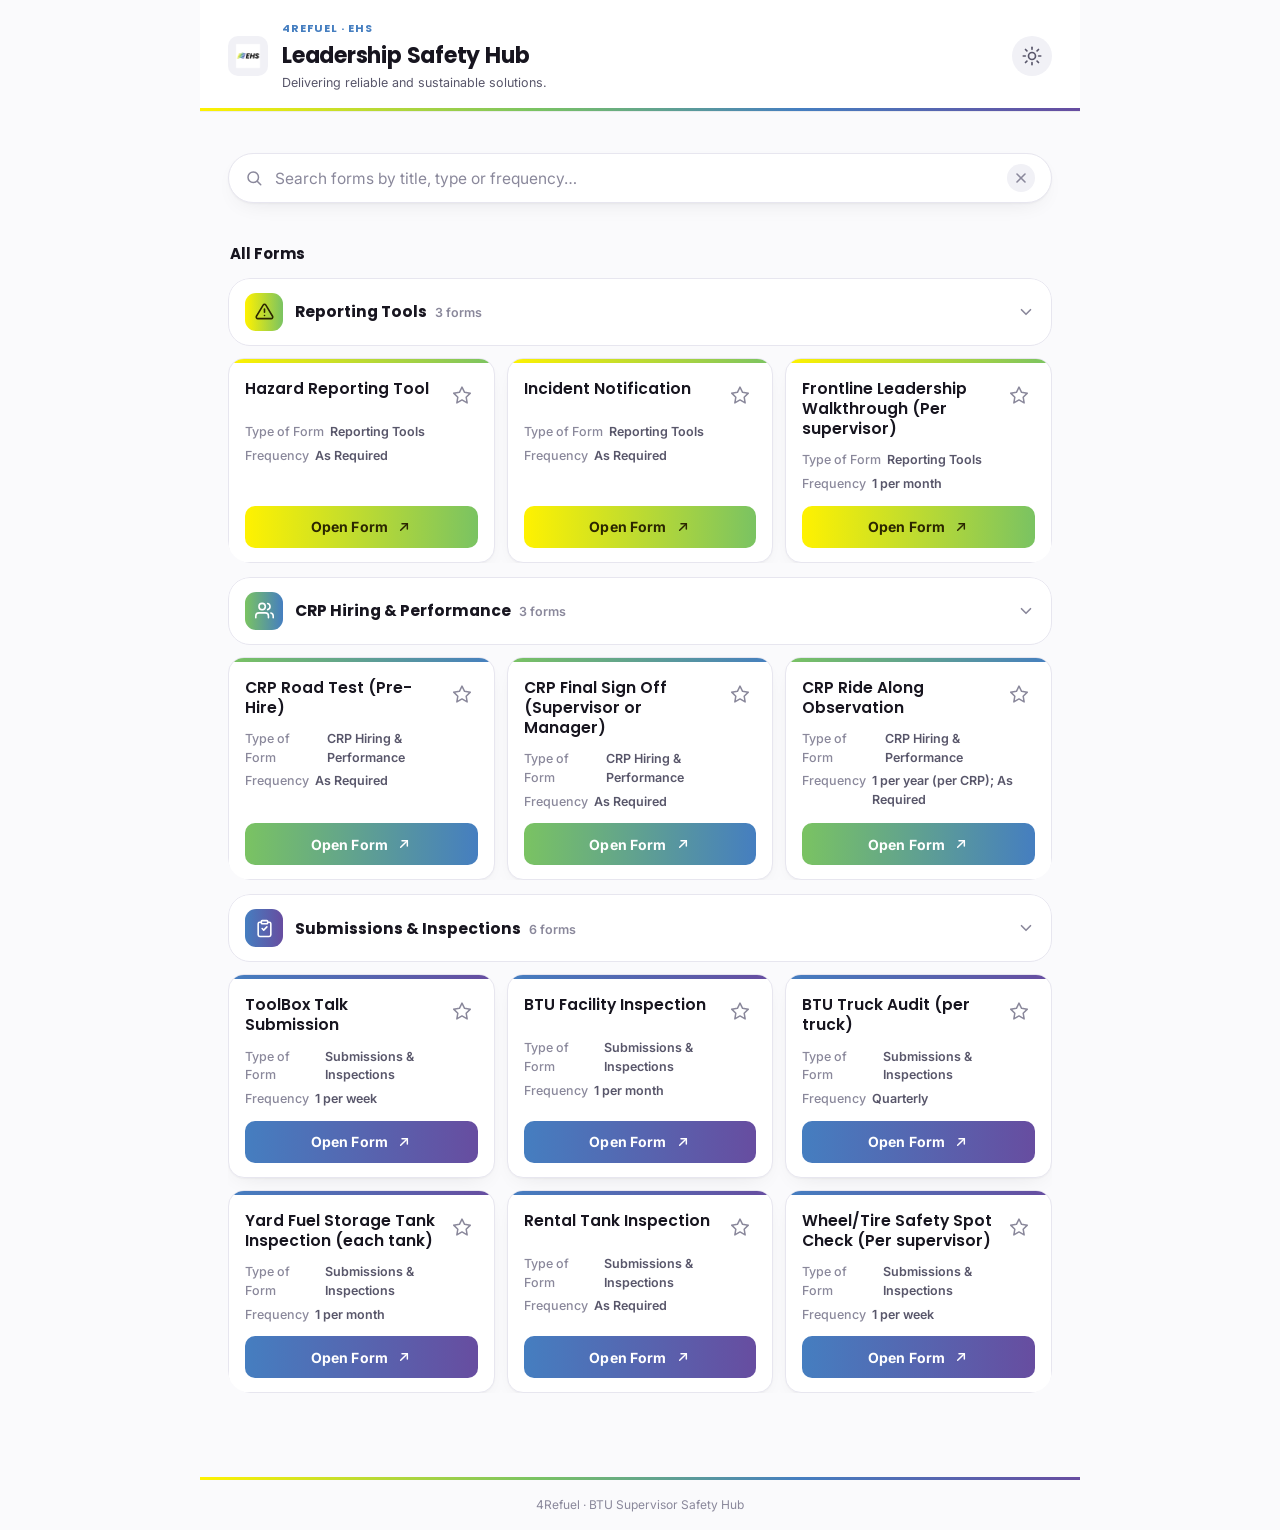
<file: index.html>
<!DOCTYPE html>
<html lang="en">
<head>
<meta charset="UTF-8">
<meta name="viewport" content="width=device-width, initial-scale=1, viewport-fit=cover">
<title>BTU Supervisor Safety Hub</title>
<meta name="description" content="4Refuel BTU Supervisor Safety Hub — one-tap access to EHS forms for supervisors.">

<!-- Theme colors: light uses white, dark uses charcoal. Updated dynamically by app.js too. -->
<meta name="theme-color" content="#FFFFFF" media="(prefers-color-scheme: light)">
<meta name="theme-color" content="#141221" media="(prefers-color-scheme: dark)">

<!-- PWA manifest -->
<link rel="manifest" href="manifest.json">

<!-- iOS PWA support -->
<link rel="apple-touch-icon" href="icon-192.png">
<meta name="apple-mobile-web-app-capable" content="yes">
<meta name="apple-mobile-web-app-status-bar-style" content="black-translucent">
<meta name="apple-mobile-web-app-title" content="BTU Safety Hub">

<link rel="icon" href="icon-192.png" type="image/png">

<!--
  FONTS
  Brand spec calls for Poppins (headings) and Gilmer (body).
  Gilmer is a licensed commercial font not available on Google Fonts, so it is NOT
  loaded from a public CDN here (that would silently fail / cause a flash of
  missing font). Instead:
    1. Poppins is loaded from Google Fonts (open license, safe to hotlink).
    2. Gilmer is referenced by name in styles.css. If your organization has
       licensed Gilmer webfont files, drop them into /fonts and uncomment the
       @font-face block at the top of styles.css. Until then, the CSS fallback
       stack (Inter, Segoe UI, Arial) is used automatically — the app still
       looks correct, it just won't be pixel-identical to Gilmer.
-->
<link rel="preconnect" href="https://fonts.googleapis.com">
<link rel="preconnect" href="https://fonts.gstatic.com" crossorigin>
<link href="https://fonts.googleapis.com/css2?family=Poppins:wght@500;600;700;800&family=Inter:wght@400;500;600;700&display=swap" rel="stylesheet">

<link rel="stylesheet" href="styles.css">
</head>
<body>

<!-- Skip link for keyboard / screen reader users -->
<a class="skip-link" href="#main-content">Skip to content</a>

<div class="app-shell">

  <!-- ============================= HEADER ============================= -->
  <header class="app-header" role="banner">
    <div class="header-inner">
      <div class="header-brand">
        <div class="brand-mark" aria-hidden="true">
          <img src="logo.png" alt="" class="brand-mark-image">
        </div>
        <div class="brand-text">
          <p class="brand-eyebrow" id="brand-eyebrow">4Refuel · BTU</p>
          <h1 class="brand-title" id="brand-title">Supervisor Safety Hub</h1>
          <p class="brand-tagline" id="brand-tagline">Delivering reliable and sustainable solutions.</p>
        </div>
      </div>

      <div class="header-actions">
        <button id="theme-toggle" class="icon-btn" type="button" aria-pressed="false" aria-label="Switch to dark mode">
          <svg class="icon-sun" width="20" height="20" viewBox="0 0 24 24" fill="none" stroke="currentColor" stroke-width="2" stroke-linecap="round" stroke-linejoin="round" aria-hidden="true">
            <circle cx="12" cy="12" r="4.2"></circle>
            <line x1="12" y1="1.5" x2="12" y2="4"></line>
            <line x1="12" y1="20" x2="12" y2="22.5"></line>
            <line x1="4.2" y1="4.2" x2="5.9" y2="5.9"></line>
            <line x1="18.1" y1="18.1" x2="19.8" y2="19.8"></line>
            <line x1="1.5" y1="12" x2="4" y2="12"></line>
            <line x1="20" y1="12" x2="22.5" y2="12"></line>
            <line x1="4.2" y1="19.8" x2="5.9" y2="18.1"></line>
            <line x1="18.1" y1="5.9" x2="19.8" y2="4.2"></line>
          </svg>
          <svg class="icon-moon" width="20" height="20" viewBox="0 0 24 24" fill="none" stroke="currentColor" stroke-width="2" stroke-linecap="round" stroke-linejoin="round" aria-hidden="true">
            <path d="M20.5 14.7A8.7 8.7 0 0 1 9.3 3.5a8.7 8.7 0 1 0 11.2 11.2Z"></path>
          </svg>
        </button>
      </div>
    </div>

    <!-- Gradient hairline: signature brand element, repeated with intent (header, section rules, active states) -->
    <div class="gradient-hairline" aria-hidden="true"></div>
  </header>

  <main id="main-content" class="app-main">

    <!-- ============================= SEARCH ============================= -->
    <section class="search-section" aria-label="Search forms">
      <div class="search-field">
        <svg class="search-icon" width="18" height="18" viewBox="0 0 24 24" fill="none" stroke="currentColor" stroke-width="2" stroke-linecap="round" stroke-linejoin="round" aria-hidden="true">
          <circle cx="11" cy="11" r="7"></circle>
          <line x1="21" y1="21" x2="16.65" y2="16.65"></line>
        </svg>
        <input
          type="search"
          id="search-input"
          class="search-input"
          placeholder="Search forms by title, type or frequency…"
          aria-label="Search forms by title, type or frequency"
          autocomplete="off"
        >
        <button id="search-clear" class="search-clear" type="button" aria-label="Clear search" hidden>
          <svg width="16" height="16" viewBox="0 0 24 24" fill="none" stroke="currentColor" stroke-width="2.4" stroke-linecap="round" aria-hidden="true">
            <line x1="18" y1="6" x2="6" y2="18"></line>
            <line x1="6" y1="6" x2="18" y2="18"></line>
          </svg>
        </button>
      </div>
      <p id="search-status" class="search-status" role="status" aria-live="polite"></p>
    </section>

    <!-- Live region announcing "Open Form" activity for screen reader users -->
    <p id="a11y-announcer" class="visually-hidden" role="status" aria-live="polite"></p>

    <!-- ============================= FAVORITES ============================= -->
    <section id="favorites-section" class="content-section" aria-labelledby="favorites-heading" hidden>
      <div class="section-heading">
        <h2 id="favorites-heading">
          <svg width="18" height="18" viewBox="0 0 24 24" fill="currentColor" aria-hidden="true"><path d="M12 2.5l3.09 6.26 6.91 1-5 4.87 1.18 6.87L12 17.9l-6.18 3.6L7 14.63l-5-4.87 6.91-1L12 2.5z"/></svg>
          Favorites
        </h2>
      </div>
      <div id="favorites-grid" class="form-grid"></div>
    </section>

    <!-- ============================= RECENTLY OPENED ============================= -->
    <section id="recent-section" class="content-section" aria-labelledby="recent-heading" hidden>
      <div class="section-heading">
        <h2 id="recent-heading">
          <svg width="18" height="18" viewBox="0 0 24 24" fill="none" stroke="currentColor" stroke-width="2" stroke-linecap="round" stroke-linejoin="round" aria-hidden="true"><circle cx="12" cy="12" r="9"></circle><polyline points="12 7 12 12 15.5 14"></polyline></svg>
          Recently Opened
        </h2>
        <button id="clear-recent" class="text-btn" type="button">Clear</button>
      </div>
      <div id="recent-grid" class="form-grid"></div>
    </section>

    <!-- ============================= CATEGORIES ============================= -->
    <section class="content-section" aria-label="All form categories">
      <div class="section-heading">
        <h2>All Forms</h2>
      </div>
      <div id="categories-container"></div>
    </section>

    <!-- Empty search state -->
    <div id="empty-state" class="empty-state" hidden>
      <svg width="52" height="52" viewBox="0 0 24 24" fill="none" stroke="currentColor" stroke-width="1.5" stroke-linecap="round" stroke-linejoin="round" aria-hidden="true">
        <circle cx="11" cy="11" r="7"></circle>
        <line x1="21" y1="21" x2="16.65" y2="16.65"></line>
      </svg>
      <p>No forms match your search.</p>
      <button id="empty-reset" class="text-btn" type="button">Clear search</button>
    </div>

  </main>

  <footer class="app-footer">
    <div class="gradient-hairline" aria-hidden="true"></div>
    <p>4Refuel · BTU Supervisor Safety Hub</p>
  </footer>
</div>

<!-- Toast / loading feedback for Open Form -->
<div id="toast" class="toast" role="status" aria-live="polite" hidden></div>

<!-- Card template, cloned by app.js for every form -->
<template id="form-card-template">
  <article class="form-card">
    <div class="form-card-accent" aria-hidden="true"></div>
    <div class="form-card-body">
      <div class="form-card-top">
        <h3 class="form-card-title"></h3>
        <button class="fav-btn" type="button" aria-pressed="false">
          <svg class="fav-icon" width="20" height="20" viewBox="0 0 24 24" fill="none" stroke="currentColor" stroke-width="1.8" stroke-linecap="round" stroke-linejoin="round" aria-hidden="true">
            <path d="M12 2.5l3.09 6.26 6.91 1-5 4.87 1.18 6.87L12 17.9l-6.18 3.6L7 14.63l-5-4.87 6.91-1L12 2.5z"/>
          </svg>
        </button>
      </div>
      <dl class="form-card-meta">
        <div class="meta-row">
          <dt>Type of Form</dt>
          <dd class="meta-type"></dd>
        </div>
        <div class="meta-row">
          <dt>Frequency</dt>
          <dd class="meta-frequency"></dd>
        </div>
      </dl>
      <button class="open-form-btn" type="button">
        <span class="open-form-label">Open Form</span>
        <svg class="open-form-spinner" width="16" height="16" viewBox="0 0 24 24" fill="none" stroke="currentColor" stroke-width="3" aria-hidden="true">
          <circle cx="12" cy="12" r="9" stroke-opacity="0.25"></circle>
          <path d="M21 12a9 9 0 0 0-9-9"></path>
        </svg>
        <svg class="open-form-arrow" width="16" height="16" viewBox="0 0 24 24" fill="none" stroke="currentColor" stroke-width="2.2" stroke-linecap="round" stroke-linejoin="round" aria-hidden="true">
          <path d="M7 17L17 7"></path>
          <path d="M9 7h8v8"></path>
        </svg>
      </button>
    </div>
  </article>
</template>

<!-- Category section template -->
<template id="category-template">
  <section class="category-section">
    <button class="category-header" type="button" aria-expanded="true">
      <span class="category-icon" aria-hidden="true"></span>
      <span class="category-heading-text">
        <span class="category-name"></span>
        <span class="category-count"></span>
      </span>
      <svg class="category-chevron" width="18" height="18" viewBox="0 0 24 24" fill="none" stroke="currentColor" stroke-width="2.2" stroke-linecap="round" stroke-linejoin="round" aria-hidden="true">
        <polyline points="6 9 12 15 18 9"></polyline>
      </svg>
    </button>
    <div class="category-body">
      <div class="category-grid form-grid"></div>
    </div>
  </section>
</template>

<script src="app.js"></script>
</body>
</html>
</file>
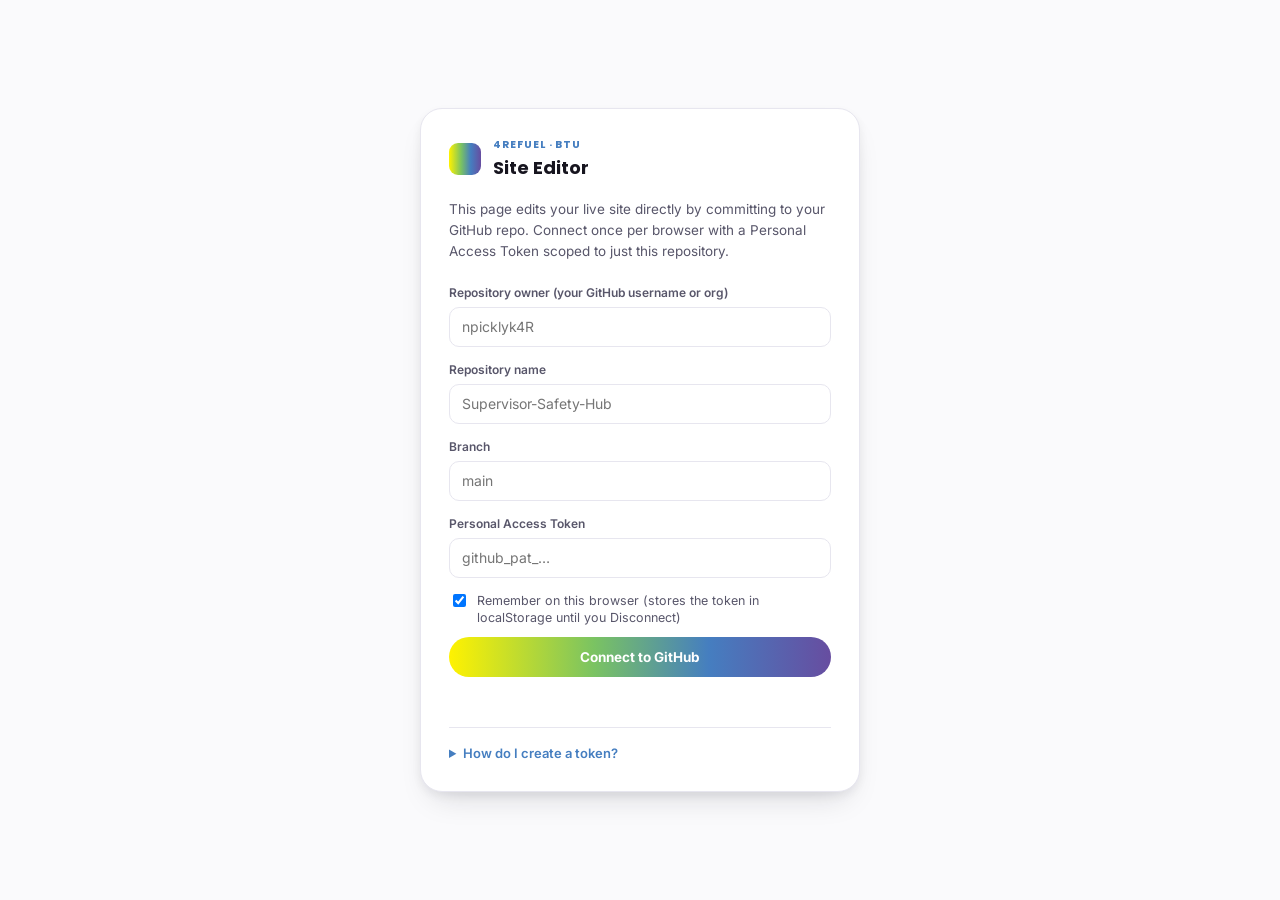
<file: admin.html>
<!DOCTYPE html>
<html lang="en">
<head>
<meta charset="UTF-8">
<meta name="viewport" content="width=device-width, initial-scale=1">
<title>Site Editor · BTU Supervisor Safety Hub</title>
<meta name="robots" content="noindex, nofollow">

<!--
  ADMIN.HTML — SITE EDITOR (GitHub-backed)
  ---------------------------------------------------------------------
  This page edits your live site directly. It reads and writes
  config.json, branding.json, and logo.png straight to your GitHub repo
  using GitHub's REST API, authenticated with a Personal Access Token
  you provide. There is no separate server anywhere — your browser talks
  to GitHub directly, and GitHub Pages republishes automatically within
  about a minute of any commit, same as pushing from git normally.

  Your token is stored ONLY in this browser (localStorage), sent ONLY to
  api.github.com, and never seen by anyone else. Use a FINE-GRAINED token
  scoped to just this one repository with "Contents: Read and write"
  permission — see the Connect screen for exact steps.

  Since this edits your live site, treat this page like any other admin
  tool: don't link to it publicly, and sign out (Disconnect) on shared
  computers.
  ---------------------------------------------------------------------
-->

<link rel="icon" href="icon-192.png" type="image/png">
<link rel="preconnect" href="https://fonts.googleapis.com">
<link rel="preconnect" href="https://fonts.gstatic.com" crossorigin>
<link href="https://fonts.googleapis.com/css2?family=Poppins:wght@500;600;700;800&family=Inter:wght@400;500;600;700&display=swap" rel="stylesheet">
<link rel="stylesheet" href="styles.css">
<link rel="stylesheet" href="admin.css">
</head>
<body class="admin-body">

<!-- ============================= CONNECT SCREEN ============================= -->
<div class="connect-screen" id="connect-screen">
  <div class="connect-card">
    <div class="connect-header">
      <div class="admin-mini-mark" aria-hidden="true"></div>
      <div>
        <p class="admin-eyebrow">4Refuel · BTU</p>
        <h1>Site Editor</h1>
      </div>
    </div>

    <p class="connect-intro">
      This page edits your live site directly by committing to your GitHub repo.
      Connect once per browser with a Personal Access Token scoped to just this repository.
    </p>

    <label class="field">
      <span class="field-label">Repository owner (your GitHub username or org)</span>
      <input type="text" id="input-owner" placeholder="npicklyk4R" autocomplete="off">
    </label>
    <label class="field">
      <span class="field-label">Repository name</span>
      <input type="text" id="input-repo" placeholder="Supervisor-Safety-Hub" autocomplete="off">
    </label>
    <label class="field">
      <span class="field-label">Branch</span>
      <input type="text" id="input-branch" placeholder="main" autocomplete="off">
    </label>
    <label class="field">
      <span class="field-label">Personal Access Token</span>
      <input type="password" id="input-token" placeholder="github_pat_…" autocomplete="off">
    </label>

    <label class="remember-row">
      <input type="checkbox" id="input-remember" checked>
      <span>Remember on this browser (stores the token in localStorage until you Disconnect)</span>
    </label>

    <button class="primary-btn full-width" type="button" id="connect-btn">Connect to GitHub</button>
    <p class="connect-status" id="connect-status" role="status" aria-live="polite"></p>

    <details class="token-help">
      <summary>How do I create a token?</summary>
      <ol>
        <li>Go to <strong>github.com → Settings → Developer settings → Personal access tokens → Fine-grained tokens</strong>, then <strong>Generate new token</strong>.</li>
        <li>Under <strong>Repository access</strong>, choose <strong>Only select repositories</strong> and pick this repo — don't grant access to all repos.</li>
        <li>Under <strong>Permissions → Repository permissions</strong>, set <strong>Contents</strong> to <strong>Read and write</strong>. Leave everything else as No access.</li>
        <li>Set an expiration (90 days is a reasonable default — you'll just generate a new one when it lapses).</li>
        <li>Generate the token and paste it above. GitHub only shows it once, so keep the tab open until you've connected.</li>
      </ol>
    </details>
  </div>
</div>

<!-- ============================= EDITOR (shown after connect) ============================= -->
<div class="admin-shell" id="admin-shell" hidden>

  <header class="admin-header">
    <div class="admin-header-inner">
      <div class="admin-header-brand">
        <div class="admin-mini-mark" aria-hidden="true"></div>
        <div>
          <p class="admin-eyebrow">4Refuel · BTU</p>
          <h1>Site Editor</h1>
        </div>
      </div>
      <div class="admin-header-actions">
        <span id="repo-indicator" class="repo-indicator"></span>
        <span id="save-indicator" class="save-indicator" role="status" aria-live="polite"></span>
        <button id="disconnect-btn" class="ghost-btn" type="button">Disconnect</button>
        <button id="publish-btn" class="primary-btn" type="button">
          <svg width="16" height="16" viewBox="0 0 24 24" fill="none" stroke="currentColor" stroke-width="2.2" stroke-linecap="round" stroke-linejoin="round" aria-hidden="true"><path d="M12 19V5"></path><path d="M5 12l7-7 7 7"></path></svg>
          Publish to GitHub
        </button>
      </div>
    </div>
    <div class="gradient-hairline" aria-hidden="true"></div>
  </header>

  <div class="admin-layout">

    <!-- ============================= EDITOR PANEL ============================= -->
    <div class="editor-panel">

      <nav class="admin-tabs" role="tablist" aria-label="Editor sections">
        <button class="admin-tab is-active" type="button" role="tab" aria-selected="true" data-tab="branding">Branding &amp; Logo</button>
        <button class="admin-tab" type="button" role="tab" aria-selected="false" data-tab="forms">Forms &amp; Categories</button>
        <button class="admin-tab" type="button" role="tab" aria-selected="false" data-tab="publish">Publish</button>
      </nav>

      <!-- ---------------- BRANDING TAB ---------------- -->
      <section class="admin-panel" id="tab-branding" role="tabpanel">

        <div class="field-group">
          <h2>App text</h2>
          <label class="field">
            <span class="field-label">App title</span>
            <input type="text" id="input-appTitle" maxlength="60">
          </label>
          <label class="field">
            <span class="field-label">Eyebrow (small label above title)</span>
            <input type="text" id="input-eyebrow" maxlength="40">
          </label>
          <label class="field">
            <span class="field-label">Tagline</span>
            <input type="text" id="input-tagline" maxlength="90">
          </label>
        </div>

        <div class="field-group">
          <h2>Logo</h2>
          <p class="field-help">Upload a square-ish logo (PNG, JPG, or SVG). On publish, it's resized and committed as <code>logo.png</code> (512×512, transparent background) — replacing the file the header reads directly, so no other code needs to change.</p>
          <div class="logo-uploader">
            <div class="logo-preview" id="logo-preview" aria-hidden="true">
              <img src="logo.png" alt="" id="logo-preview-img">
            </div>
            <div class="logo-uploader-actions">
              <label class="file-btn">
                Upload new logo
                <input type="file" id="logo-file-input" accept="image/png,image/jpeg,image/svg+xml,image/webp" hidden>
              </label>
              <span class="field-help" id="logo-status" style="margin:0;"></span>
            </div>
          </div>
        </div>

        <div class="field-group">
          <h2>Brand colors</h2>
          <p class="field-help">These drive every gradient, button, and accent throughout the app. Category accents (Reporting Tools, CRP Hiring &amp; Performance, Submissions &amp; Inspections) are derived automatically from Yellow→Green→Blue→Purple.</p>
          <div class="color-grid">
            <label class="color-field">
              <span class="field-label">Purple</span>
              <span class="color-input-wrap"><input type="color" id="color-purple"><input type="text" id="color-purple-hex" class="hex-input" maxlength="7"></span>
            </label>
            <label class="color-field">
              <span class="field-label">Blue</span>
              <span class="color-input-wrap"><input type="color" id="color-blue"><input type="text" id="color-blue-hex" class="hex-input" maxlength="7"></span>
            </label>
            <label class="color-field">
              <span class="field-label">Green</span>
              <span class="color-input-wrap"><input type="color" id="color-green"><input type="text" id="color-green-hex" class="hex-input" maxlength="7"></span>
            </label>
            <label class="color-field">
              <span class="field-label">Yellow</span>
              <span class="color-input-wrap"><input type="color" id="color-yellow"><input type="text" id="color-yellow-hex" class="hex-input" maxlength="7"></span>
            </label>
          </div>
          <button class="text-btn" id="color-reset-btn" type="button">Reset to 4Refuel defaults</button>
        </div>
      </section>

      <!-- ---------------- FORMS TAB ---------------- -->
      <section class="admin-panel" id="tab-forms" role="tabpanel" hidden>
        <div class="field-group">
          <div class="section-heading-row">
            <h2>Forms</h2>
            <button class="primary-btn small" type="button" id="add-form-btn">+ Add form</button>
          </div>
          <p class="field-help">Categories are created automatically from whatever you type into "Type of Form" — there's no separate place to manage them. Drag rows using the handle to reorder.</p>
          <div id="forms-list" class="forms-list"></div>
        </div>
      </section>

      <!-- ---------------- PUBLISH TAB ---------------- -->
      <section class="admin-panel" id="tab-publish" role="tabpanel" hidden>
        <div class="field-group">
          <h2>Publish changes</h2>
          <p class="field-help">Clicking <strong>Publish to GitHub</strong> commits your changes directly to the <code id="publish-branch-name">main</code> branch of your repo. GitHub Pages picks up the new commit and republishes automatically — usually within a minute, no separate deploy step.</p>
          <ul class="publish-file-list" id="publish-file-list"></ul>
          <button class="primary-btn" type="button" id="publish-btn-2">
            <svg width="16" height="16" viewBox="0 0 24 24" fill="none" stroke="currentColor" stroke-width="2.2" stroke-linecap="round" stroke-linejoin="round" aria-hidden="true"><path d="M12 19V5"></path><path d="M5 12l7-7 7 7"></path></svg>
            Publish to GitHub
          </button>
          <div class="publish-log" id="publish-log"></div>
        </div>
      </section>

    </div>

    <!-- ============================= LIVE PREVIEW ============================= -->
    <div class="preview-panel">
      <div class="preview-toolbar">
        <span class="preview-label">Live preview (unpublished)</span>
        <div class="preview-size-toggle" role="group" aria-label="Preview size">
          <button class="preview-size-btn is-active" type="button" data-size="mobile" aria-pressed="true">Mobile</button>
          <button class="preview-size-btn" type="button" data-size="desktop" aria-pressed="false">Desktop</button>
        </div>
      </div>
      <div class="preview-frame-wrap" id="preview-frame-wrap">
        <iframe id="preview-frame" src="index.html" title="Live preview of BTU Supervisor Safety Hub"></iframe>
      </div>
    </div>

  </div>
</div>

<!-- Row template for the forms list -->
<template id="form-row-template">
  <div class="form-row" draggable="true">
    <span class="form-row-handle" aria-hidden="true" title="Drag to reorder">
      <svg width="14" height="14" viewBox="0 0 24 24" fill="currentColor"><circle cx="8" cy="6" r="1.6"></circle><circle cx="16" cy="6" r="1.6"></circle><circle cx="8" cy="12" r="1.6"></circle><circle cx="16" cy="12" r="1.6"></circle><circle cx="8" cy="18" r="1.6"></circle><circle cx="16" cy="18" r="1.6"></circle></svg>
    </span>
    <div class="form-row-fields">
      <label class="field">
        <span class="field-label">Title</span>
        <input type="text" class="f-title" maxlength="120">
      </label>
      <label class="field">
        <span class="field-label">Type of Form (category)</span>
        <input type="text" class="f-type" list="category-suggestions" maxlength="60">
      </label>
      <label class="field">
        <span class="field-label">Frequency</span>
        <input type="text" class="f-frequency" maxlength="60">
      </label>
      <label class="field field-wide">
        <span class="field-label">Link (Microsoft Forms URL)</span>
        <input type="url" class="f-link" maxlength="500">
      </label>
    </div>
    <button class="remove-row-btn" type="button" aria-label="Remove this form">
      <svg width="16" height="16" viewBox="0 0 24 24" fill="none" stroke="currentColor" stroke-width="2" stroke-linecap="round" aria-hidden="true"><line x1="18" y1="6" x2="6" y2="18"></line><line x1="6" y1="6" x2="18" y2="18"></line></svg>
    </button>
  </div>
</template>

<datalist id="category-suggestions"></datalist>

<script src="admin.js"></script>
</body>
</html>
</file>
<file: styles.css>
/* =====================================================================
   BTU SUPERVISOR SAFETY HUB — STYLESHEET
   4Refuel brand system: Purple #674DA0 · Blue #457EC0 · Green #7AC362 ·
   Yellow #FFF200 · Black #000000 · White #FFFFFF.
   Primary gradient (Yellow → Green → Blue → Purple) is the signature
   motif: it appears as a single-pixel "hairline" under the header/
   footer, as the fuel-drop brand mark, as category accent bars, and as
   active/hover/focus states. Keep it to those roles — don't add more
   gradient surfaces than that, or it stops reading as a signature.

   HOW TO CHANGE BRANDING COLORS
   Edit the --color-* custom properties below in :root. Every gradient,
   button, focus ring and accent derives from these — there is no
   hardcoded hex anywhere else in this file except inside the dark-mode
   charcoal surface tokens (which are intentionally neutral, not brand
   colors).
   ===================================================================== */

@font-face {
  /* If your organization has licensed Gilmer webfont files, place them in
     /fonts and uncomment this block. Until then the fallback stack below
     (Inter / Segoe UI / Arial) is used automatically and the app remains
     fully usable and on-brand in spirit. */
  /*
  font-family: 'Gilmer';
  src: url('fonts/Gilmer-Regular.woff2') format('woff2');
  font-weight: 400;
  font-display: swap;
  */
}

:root {
  /* ---- 4Refuel brand palette ---- */
  --color-purple: #674DA0;
  --color-blue: #457EC0;
  --color-green: #7AC362;
  --color-yellow: #FFF200;
  --color-black: #000000;
  --color-white: #FFFFFF;

  --gradient-primary: linear-gradient(90deg, var(--color-yellow) 0%, var(--color-green) 38%, var(--color-blue) 68%, var(--color-purple) 100%);

  /* Category accent gradients, derived from the primary gradient per the brand spec */
  --gradient-reporting: linear-gradient(90deg, var(--color-yellow), var(--color-green));
  --gradient-crp: linear-gradient(90deg, var(--color-green), var(--color-blue));
  --gradient-submissions: linear-gradient(90deg, var(--color-blue), var(--color-purple));
  --gradient-default: var(--gradient-primary);

  /* ---- Light theme surfaces ---- */
  --surface-canvas: #FAFAFC;
  --surface-card: #FFFFFF;
  --surface-raised: #FFFFFF;
  --surface-sunken: #F1F1F6;
  --surface-header: rgba(255, 255, 255, 0.9);

  --text-primary: #17151F;
  --text-secondary: #58566A;
  --text-tertiary: #8A889B;
  --text-on-brand: #FFFFFF;

  --border-subtle: #E7E6EF;
  --border-strong: #D3D1E0;

  --shadow-card: 0 1px 2px rgba(23, 21, 31, 0.04), 0 8px 24px -12px rgba(23, 21, 31, 0.12);
  --shadow-card-hover: 0 4px 10px rgba(23, 21, 31, 0.06), 0 16px 32px -14px rgba(23, 21, 31, 0.18);
  --shadow-header: 0 1px 0 rgba(23, 21, 31, 0.06);

  --focus-ring: 0 0 0 3px rgba(69, 126, 192, 0.35);

  /* ---- Type ---- */
  --font-heading: 'Poppins', 'Inter', 'Segoe UI', Arial, sans-serif;
  --font-body: 'Gilmer', 'Inter', 'Segoe UI', Arial, sans-serif;

  --radius-sm: 10px;
  --radius-md: 16px;
  --radius-lg: 22px;
  --radius-pill: 999px;

  --ease-standard: cubic-bezier(0.2, 0.8, 0.2, 1);
  --dur-fast: 140ms;
  --dur-med: 240ms;

  color-scheme: light;
}

/* ---- Dark theme: charcoal, not pure black, gradients preserved ---- */
[data-theme="dark"] {
  --surface-canvas: #131120;
  --surface-card: #1B1830;
  --surface-raised: #211D3A;
  --surface-sunken: #16142A;
  --surface-header: rgba(19, 17, 32, 0.86);

  --text-primary: #F3F2FA;
  --text-secondary: #B8B5CC;
  --text-tertiary: #837FA0;
  --text-on-brand: #FFFFFF;

  --border-subtle: #2C2848;
  --border-strong: #3A3560;

  --shadow-card: 0 1px 2px rgba(0, 0, 0, 0.25), 0 8px 24px -12px rgba(0, 0, 0, 0.45);
  --shadow-card-hover: 0 4px 12px rgba(0, 0, 0, 0.3), 0 20px 40px -16px rgba(0, 0, 0, 0.55);
  --shadow-header: 0 1px 0 rgba(0, 0, 0, 0.4);

  --focus-ring: 0 0 0 3px rgba(122, 195, 98, 0.45);

  color-scheme: dark;
}

/* =====================================================================
   RESET / BASE
   ===================================================================== */

*, *::before, *::after { box-sizing: border-box; }

html {
  -webkit-text-size-adjust: 100%;
  scroll-behavior: smooth;
}

@media (prefers-reduced-motion: reduce) {
  html { scroll-behavior: auto; }
  *, *::before, *::after {
    animation-duration: 0.001ms !important;
    animation-iteration-count: 1 !important;
    transition-duration: 0.001ms !important;
    scroll-behavior: auto !important;
  }
}

body {
  margin: 0;
  font-family: var(--font-body);
  font-size: 16px;
  line-height: 1.5;
  color: var(--text-primary);
  background: var(--surface-canvas);
  -webkit-font-smoothing: antialiased;
  transition: background-color var(--dur-med) var(--ease-standard), color var(--dur-med) var(--ease-standard);
  padding-bottom: env(safe-area-inset-bottom);
}

h1, h2, h3 { font-family: var(--font-heading); margin: 0; color: var(--text-primary); }

p { margin: 0; }

button {
  font-family: inherit;
  cursor: pointer;
  background: none;
  border: none;
  color: inherit;
}

input { font-family: inherit; }

a { color: inherit; }

svg { display: block; flex-shrink: 0; }

/* ---- Accessibility helpers ---- */

.visually-hidden {
  position: absolute !important;
  width: 1px; height: 1px;
  padding: 0; margin: -1px;
  overflow: hidden;
  clip: rect(0, 0, 0, 0);
  white-space: nowrap;
  border: 0;
}

.skip-link {
  position: absolute;
  top: -100px;
  left: 12px;
  z-index: 1000;
  background: var(--color-purple);
  color: #fff;
  padding: 10px 18px;
  border-radius: var(--radius-sm);
  font-weight: 600;
  text-decoration: none;
  transition: top var(--dur-fast) var(--ease-standard);
}
.skip-link:focus { top: 12px; }

:focus-visible {
  outline: none;
  box-shadow: var(--focus-ring);
  border-radius: var(--radius-sm);
}

/* =====================================================================
   LAYOUT SHELL
   ===================================================================== */

.app-shell {
  max-width: 880px;
  margin: 0 auto;
  min-height: 100vh;
  display: flex;
  flex-direction: column;
}

.app-main {
  flex: 1;
  padding: 20px 20px 48px;
}

/* =====================================================================
   HEADER
   ===================================================================== */

.app-header {
  position: sticky;
  top: 0;
  z-index: 50;
  background: var(--surface-header);
  backdrop-filter: saturate(180%) blur(16px);
  -webkit-backdrop-filter: saturate(180%) blur(16px);
  box-shadow: var(--shadow-header);
  padding-top: env(safe-area-inset-top);
}

.header-inner {
  max-width: 880px;
  margin: 0 auto;
  padding: 16px 20px 14px;
  display: flex;
  align-items: center;
  justify-content: space-between;
  gap: 16px;
}

.header-brand {
  display: flex;
  align-items: center;
  gap: 14px;
  min-width: 0;
}

/* Company logo mark: displayed at 40x40 in the header from /logo.png.
   REQUIRED SOURCE FILE SPEC (see README.md section 6 for full detail):
     - 512x512px, square
     - PNG with a transparent background
     - Logo content centered within roughly the middle 80% of the canvas
       (a little padding keeps it from feeling cramped once scaled down)
   Replace /logo.png with your own file at that spec — no code changes
   needed, the header picks it up automatically. */
.brand-mark {
  flex-shrink: 0;
  width: 40px;
  height: 40px;
  border-radius: 10px;
  background: var(--surface-sunken);
  display: grid;
  place-items: center;
  overflow: hidden;
}
.brand-mark-image {
  width: 30px;
  height: 30px;
  object-fit: contain;
  display: block;
}

.brand-text { min-width: 0; }

.brand-eyebrow {
  font-family: var(--font-heading);
  font-size: 11px;
  font-weight: 700;
  letter-spacing: 0.09em;
  text-transform: uppercase;
  color: var(--color-blue);
  margin-bottom: 2px;
}

.brand-title {
  font-size: clamp(18px, 4vw, 22px);
  font-weight: 700;
  letter-spacing: -0.01em;
  white-space: nowrap;
  overflow: hidden;
  text-overflow: ellipsis;
}

.brand-tagline {
  font-size: 12.5px;
  color: var(--text-secondary);
  margin-top: 2px;
  white-space: nowrap;
  overflow: hidden;
  text-overflow: ellipsis;
}

.header-actions { flex-shrink: 0; }

.icon-btn {
  width: 40px;
  height: 40px;
  border-radius: var(--radius-pill);
  display: grid;
  place-items: center;
  color: var(--text-secondary);
  background: var(--surface-sunken);
  transition: background var(--dur-fast) var(--ease-standard), color var(--dur-fast) var(--ease-standard), transform var(--dur-fast) var(--ease-standard);
}
.icon-btn:hover { color: var(--color-purple); transform: translateY(-1px); }
.icon-btn:active { transform: translateY(0) scale(0.94); }

.icon-moon { display: none; }
[data-theme="dark"] .icon-sun { display: none; }
[data-theme="dark"] .icon-moon { display: block; }

.gradient-hairline {
  height: 3px;
  background: var(--gradient-primary);
}

/* =====================================================================
   SEARCH
   ===================================================================== */

.search-section { padding: 18px 0 22px; }

.search-field {
  position: relative;
  display: flex;
  align-items: center;
  background: var(--surface-card);
  border: 1.5px solid var(--border-subtle);
  border-radius: var(--radius-pill);
  padding: 0 16px;
  height: 50px;
  box-shadow: var(--shadow-card);
  transition: border-color var(--dur-fast) var(--ease-standard), box-shadow var(--dur-fast) var(--ease-standard);
}
.search-field:focus-within {
  border-color: var(--color-blue);
  box-shadow: var(--focus-ring), var(--shadow-card);
}

.search-icon { color: var(--text-tertiary); margin-right: 10px; flex-shrink: 0; }

.search-input {
  flex: 1;
  min-width: 0;
  border: none;
  background: transparent;
  outline: none;
  font-size: 15.5px;
  color: var(--text-primary);
  height: 100%;
}
.search-input::placeholder { color: var(--text-tertiary); }
.search-input::-webkit-search-cancel-button { display: none; }

.search-clear {
  width: 28px; height: 28px;
  border-radius: var(--radius-pill);
  display: grid; place-items: center;
  color: var(--text-tertiary);
  background: var(--surface-sunken);
  flex-shrink: 0;
  transition: color var(--dur-fast), background var(--dur-fast);
}
.search-clear:hover { color: var(--text-primary); }

.search-status {
  font-size: 12.5px;
  color: var(--text-tertiary);
  padding: 8px 6px 0;
  min-height: 18px;
}

/* =====================================================================
   SECTION HEADINGS
   ===================================================================== */

.content-section { margin-bottom: 28px; }

.section-heading {
  display: flex;
  align-items: center;
  justify-content: space-between;
  gap: 10px;
  margin-bottom: 12px;
  padding: 0 2px;
}

.section-heading h2 {
  font-size: 15px;
  font-weight: 700;
  display: flex;
  align-items: center;
  gap: 8px;
  color: var(--text-primary);
}
.section-heading h2 svg { color: var(--color-purple); }
#favorites-heading svg { color: var(--color-yellow); filter: drop-shadow(0 0 0 var(--color-black)); }

.text-btn {
  font-size: 13px;
  font-weight: 600;
  color: var(--color-blue);
  padding: 4px 8px;
  border-radius: var(--radius-sm);
  transition: color var(--dur-fast), background var(--dur-fast);
}
.text-btn:hover { background: var(--surface-sunken); }

/* =====================================================================
   FORM GRID + CARDS
   ===================================================================== */

.form-grid {
  display: grid;
  grid-template-columns: repeat(auto-fill, minmax(260px, 1fr));
  gap: 12px;
}

.form-card {
  position: relative;
  background: var(--surface-card);
  border: 1px solid var(--border-subtle);
  border-radius: var(--radius-md);
  box-shadow: var(--shadow-card);
  overflow: hidden;
  display: flex;
  flex-direction: column;
  animation: card-in 340ms var(--ease-standard) both;
  transition: box-shadow var(--dur-med) var(--ease-standard), transform var(--dur-med) var(--ease-standard), border-color var(--dur-med) var(--ease-standard);
}
.form-card:hover {
  box-shadow: var(--shadow-card-hover);
  transform: translateY(-2px);
  border-color: var(--border-strong);
}

@keyframes card-in {
  from { opacity: 0; transform: translateY(8px); }
  to { opacity: 1; transform: translateY(0); }
}

.form-card-accent {
  height: 4px;
  width: 100%;
  background: var(--gradient-default);
}
.form-card[data-category="Reporting Tools"] .form-card-accent { background: var(--gradient-reporting); }
.form-card[data-category="CRP Hiring & Performance"] .form-card-accent { background: var(--gradient-crp); }
.form-card[data-category="Submissions & Inspections"] .form-card-accent { background: var(--gradient-submissions); }

.form-card-body {
  padding: 16px 16px 14px;
  display: flex;
  flex-direction: column;
  gap: 12px;
  flex: 1;
}

.form-card-top {
  display: flex;
  align-items: flex-start;
  justify-content: space-between;
  gap: 10px;
}

.form-card-title {
  font-size: 15.5px;
  font-weight: 600;
  line-height: 1.3;
  color: var(--text-primary);
}

.fav-btn {
  flex-shrink: 0;
  width: 32px; height: 32px;
  border-radius: var(--radius-pill);
  display: grid; place-items: center;
  color: var(--text-tertiary);
  transition: color var(--dur-fast) var(--ease-standard), transform var(--dur-fast) var(--ease-standard), background var(--dur-fast);
}
.fav-btn:hover { background: var(--surface-sunken); color: var(--color-purple); }
.fav-btn[aria-pressed="true"] { color: var(--color-yellow); }
.fav-btn[aria-pressed="true"] .fav-icon { fill: var(--color-yellow); stroke: #B8A600; }
.fav-btn.pop { animation: fav-pop 340ms var(--ease-standard); }
@keyframes fav-pop {
  0% { transform: scale(1); }
  40% { transform: scale(1.35) rotate(-8deg); }
  70% { transform: scale(0.92) rotate(4deg); }
  100% { transform: scale(1) rotate(0); }
}

.form-card-meta { margin: 0; display: flex; flex-direction: column; gap: 5px; }
.meta-row { display: flex; align-items: baseline; gap: 6px; font-size: 12.5px; }
.meta-row dt { color: var(--text-tertiary); font-weight: 500; }
.meta-row dd { margin: 0; color: var(--text-secondary); font-weight: 600; }

.open-form-btn {
  margin-top: auto;
  display: inline-flex;
  align-items: center;
  justify-content: center;
  gap: 8px;
  height: 42px;
  border-radius: var(--radius-sm);
  background: var(--gradient-default);
  color: #fff;
  font-weight: 700;
  font-size: 14px;
  letter-spacing: 0.01em;
  transition: filter var(--dur-fast) var(--ease-standard), transform var(--dur-fast) var(--ease-standard);
  position: relative;
}
.form-card[data-category="Reporting Tools"] .open-form-btn { background: var(--gradient-reporting); color: #2B2600; }
.form-card[data-category="CRP Hiring & Performance"] .open-form-btn { color: #fff; background: var(--gradient-crp); }
.form-card[data-category="Submissions & Inspections"] .open-form-btn { background: var(--gradient-submissions); }

.open-form-btn:hover { filter: brightness(1.06); }
.open-form-btn:active { transform: scale(0.97); }

.open-form-spinner { display: none; animation: spin 800ms linear infinite; }
@keyframes spin { to { transform: rotate(360deg); } }

.open-form-btn.loading .open-form-label { opacity: 0.001; position: absolute; }
.open-form-btn.loading .open-form-arrow { display: none; }
.open-form-btn.loading .open-form-spinner { display: block; }
.open-form-btn.loading { pointer-events: none; }

/* =====================================================================
   CATEGORY SECTIONS
   ===================================================================== */

.category-section {
  border-radius: var(--radius-lg);
  margin-bottom: 14px;
  overflow: hidden;
}

.category-header {
  width: 100%;
  display: flex;
  align-items: center;
  gap: 12px;
  padding: 14px 16px;
  background: var(--surface-raised);
  border: 1px solid var(--border-subtle);
  border-radius: var(--radius-lg);
  transition: border-color var(--dur-fast), background var(--dur-fast);
}
.category-header:hover { border-color: var(--border-strong); }

.category-icon {
  flex-shrink: 0;
  width: 38px; height: 38px;
  border-radius: 11px;
  display: grid;
  place-items: center;
  background: var(--gradient-default);
  color: #fff;
}
[data-cat-key="reporting"] .category-icon { background: var(--gradient-reporting); color: #2B2600; }
[data-cat-key="crp"] .category-icon { background: var(--gradient-crp); }
[data-cat-key="submissions"] .category-icon { background: var(--gradient-submissions); }

.category-heading-text {
  flex: 1;
  min-width: 0;
  text-align: left;
  display: flex;
  align-items: baseline;
  gap: 8px;
  flex-wrap: wrap;
}

.category-name {
  font-family: var(--font-heading);
  font-weight: 700;
  font-size: 15.5px;
  color: var(--text-primary);
}

.category-count {
  font-size: 12.5px;
  font-weight: 600;
  color: var(--text-tertiary);
}

.category-chevron {
  flex-shrink: 0;
  color: var(--text-tertiary);
  transition: transform var(--dur-med) var(--ease-standard);
}
.category-section.collapsed .category-chevron { transform: rotate(-90deg); }

.category-body {
  display: grid;
  grid-template-rows: 1fr;
  transition: grid-template-rows var(--dur-med) var(--ease-standard);
}
.category-section.collapsed .category-body { grid-template-rows: 0fr; }

.category-body > .category-grid {
  overflow: hidden;
  padding-top: 12px;
  min-height: 0;
}
.category-section.collapsed .category-body > .category-grid { padding-top: 0; }

/* =====================================================================
   EMPTY STATE / TOAST
   ===================================================================== */

.empty-state {
  text-align: center;
  padding: 56px 20px;
  color: var(--text-tertiary);
}
.empty-state svg { margin: 0 auto 14px; }
.empty-state p { font-size: 14.5px; margin-bottom: 12px; }

.toast {
  position: fixed;
  left: 50%;
  bottom: calc(24px + env(safe-area-inset-bottom));
  transform: translateX(-50%) translateY(12px);
  background: var(--text-primary);
  color: var(--surface-canvas);
  padding: 12px 20px;
  border-radius: var(--radius-pill);
  font-size: 13.5px;
  font-weight: 600;
  box-shadow: 0 12px 32px -8px rgba(0,0,0,0.35);
  z-index: 200;
  opacity: 0;
  transition: opacity var(--dur-med) var(--ease-standard), transform var(--dur-med) var(--ease-standard);
  display: flex;
  align-items: center;
  gap: 8px;
  max-width: calc(100vw - 40px);
}
.toast.show { opacity: 1; transform: translateX(-50%) translateY(0); }
.toast::before {
  content: '';
  width: 8px; height: 8px;
  border-radius: 50%;
  background: var(--gradient-primary);
  flex-shrink: 0;
}

/* =====================================================================
   FOOTER
   ===================================================================== */

.app-footer { margin-top: auto; }
.app-footer p {
  text-align: center;
  font-size: 12px;
  color: var(--text-tertiary);
  padding: 16px 20px calc(16px + env(safe-area-inset-bottom));
}

/* =====================================================================
   RESPONSIVE
   ===================================================================== */

@media (min-width: 640px) {
  .app-main { padding: 24px 28px 56px; }
  .header-inner { padding: 20px 28px 16px; }
}

@media (max-width: 380px) {
  .brand-tagline { display: none; }
}
</file>
<file: admin.css>
/* =====================================================================
   SITE EDITOR — admin-only styles. Layers on top of styles.css so it
   inherits the same brand color variables, fonts, radii, and shadows.
   ===================================================================== */

.admin-body {
  background: var(--surface-canvas);
}

[hidden] { display: none !important; }

/* ---- Shared buttons/fields (used on both connect screen and editor) ---- */

.primary-btn {
  display: inline-flex;
  align-items: center;
  gap: 8px;
  height: 40px;
  padding: 0 18px;
  border-radius: var(--radius-pill);
  background: var(--gradient-primary);
  color: #fff;
  font-weight: 700;
  font-size: 13.5px;
  transition: filter 140ms ease, transform 140ms ease;
  white-space: nowrap;
}
.primary-btn:hover { filter: brightness(1.06); }
.primary-btn:active { transform: scale(0.97); }
.primary-btn.small { height: 34px; padding: 0 14px; font-size: 12.5px; }
.primary-btn.full-width { width: 100%; justify-content: center; margin-top: 6px; }
.primary-btn:disabled { opacity: 0.55; pointer-events: none; }

.ghost-btn {
  height: 40px;
  padding: 0 16px;
  border-radius: var(--radius-pill);
  background: var(--surface-sunken);
  color: var(--text-secondary);
  font-weight: 600;
  font-size: 13px;
  transition: background 140ms ease, color 140ms ease;
  white-space: nowrap;
}
.ghost-btn:hover { color: var(--text-primary); }

.text-btn {
  font-size: 13px;
  font-weight: 600;
  color: var(--color-blue);
  padding: 4px 0;
}
.text-btn:hover { text-decoration: underline; }

.field {
  display: flex;
  flex-direction: column;
  gap: 5px;
  margin-bottom: 14px;
  min-width: 0;
}
.field:last-child { margin-bottom: 0; }

.field-label {
  font-size: 12px;
  font-weight: 600;
  color: var(--text-secondary);
}

.field input[type="text"],
.field input[type="url"],
.field input[type="password"] {
  height: 40px;
  padding: 0 12px;
  border-radius: var(--radius-sm);
  border: 1.5px solid var(--border-subtle);
  background: var(--surface-card);
  color: var(--text-primary);
  font-size: 14px;
  outline: none;
  transition: border-color 140ms ease;
  width: 100%;
  min-width: 0;
}
.field input:focus { border-color: var(--color-blue); }

.field-help {
  font-size: 12.5px;
  color: var(--text-tertiary);
  line-height: 1.5;
  margin-bottom: 14px;
}
.field-help code {
  background: var(--surface-sunken);
  padding: 1px 6px;
  border-radius: 5px;
  font-size: 12px;
}

/* ---- Header mini-mark (reused on connect screen + editor header) ---- */

.admin-mini-mark {
  width: 32px;
  height: 32px;
  border-radius: 9px;
  background: var(--gradient-primary);
  flex-shrink: 0;
}

.admin-eyebrow {
  font-family: var(--font-heading);
  font-size: 10.5px;
  font-weight: 700;
  letter-spacing: 0.09em;
  text-transform: uppercase;
  color: var(--color-blue);
  margin: 0 0 1px;
}

/* =====================================================================
   CONNECT SCREEN
   ===================================================================== */

.connect-screen {
  min-height: 100vh;
  display: flex;
  align-items: center;
  justify-content: center;
  padding: 24px;
}

.connect-card {
  width: 100%;
  max-width: 440px;
  background: var(--surface-card);
  border: 1px solid var(--border-subtle);
  border-radius: var(--radius-lg);
  box-shadow: var(--shadow-card-hover);
  padding: 28px;
}

.connect-header {
  display: flex;
  align-items: center;
  gap: 12px;
  margin-bottom: 18px;
}
.connect-header h1 { font-size: 18px; font-weight: 700; margin: 0; }

.connect-intro {
  font-size: 13.5px;
  color: var(--text-secondary);
  line-height: 1.55;
  margin-bottom: 22px;
}

.remember-row {
  display: flex;
  align-items: flex-start;
  gap: 8px;
  font-size: 12.5px;
  color: var(--text-secondary);
  margin: 4px 0 4px;
  line-height: 1.4;
  cursor: pointer;
}
.remember-row input { margin-top: 2px; flex-shrink: 0; }

.connect-status {
  font-size: 13px;
  min-height: 20px;
  margin: 10px 0 0;
  text-align: center;
}
.connect-status.is-error { color: #C23B3B; font-weight: 600; }
.connect-status.is-success { color: var(--color-green); font-weight: 600; }

.token-help {
  margin-top: 20px;
  padding-top: 16px;
  border-top: 1px solid var(--border-subtle);
  font-size: 13px;
}
.token-help summary {
  cursor: pointer;
  font-weight: 600;
  color: var(--color-blue);
}
.token-help ol {
  margin: 12px 0 0;
  padding-left: 20px;
  display: flex;
  flex-direction: column;
  gap: 8px;
  color: var(--text-secondary);
  line-height: 1.5;
}

/* =====================================================================
   EDITOR SHELL
   ===================================================================== */

.admin-shell {
  min-height: 100vh;
  display: flex;
  flex-direction: column;
}

.admin-header {
  position: sticky;
  top: 0;
  z-index: 50;
  background: var(--surface-header);
  backdrop-filter: saturate(180%) blur(16px);
  -webkit-backdrop-filter: saturate(180%) blur(16px);
  box-shadow: var(--shadow-header);
}

.admin-header-inner {
  display: flex;
  align-items: center;
  justify-content: space-between;
  gap: 16px;
  padding: 14px 24px;
  flex-wrap: wrap;
}

.admin-header-brand {
  display: flex;
  align-items: center;
  gap: 12px;
}

.admin-header-brand h1 {
  font-size: 17px;
  font-weight: 700;
  margin: 0;
}

.admin-header-actions {
  display: flex;
  align-items: center;
  gap: 10px;
}

.repo-indicator {
  font-size: 12px;
  color: var(--text-tertiary);
  font-family: 'SFMono-Regular', Consolas, monospace;
}

.save-indicator {
  font-size: 12px;
  color: var(--text-tertiary);
  min-width: 70px;
  text-align: right;
}
.save-indicator.is-visible { color: var(--color-green); font-weight: 600; }

/* ---- Two-pane layout ---- */

.admin-layout {
  flex: 1;
  display: grid;
  grid-template-columns: minmax(360px, 480px) 1fr;
  min-height: 0;
}

.editor-panel {
  border-right: 1px solid var(--border-subtle);
  overflow-y: auto;
  max-height: calc(100vh - 68px);
}

.preview-panel {
  display: flex;
  flex-direction: column;
  background: var(--surface-sunken);
}

.preview-toolbar {
  display: flex;
  align-items: center;
  justify-content: space-between;
  padding: 12px 20px;
  border-bottom: 1px solid var(--border-subtle);
  background: var(--surface-card);
}

.preview-label {
  font-size: 12.5px;
  font-weight: 700;
  color: var(--text-tertiary);
  text-transform: uppercase;
  letter-spacing: 0.06em;
}

.preview-size-toggle {
  display: flex;
  background: var(--surface-sunken);
  border-radius: var(--radius-pill);
  padding: 3px;
  gap: 2px;
}
.preview-size-btn {
  font-size: 12.5px;
  font-weight: 600;
  padding: 6px 14px;
  border-radius: var(--radius-pill);
  color: var(--text-secondary);
  transition: background 140ms ease, color 140ms ease;
}
.preview-size-btn.is-active {
  background: var(--surface-card);
  color: var(--color-purple);
  box-shadow: var(--shadow-card);
}

.preview-frame-wrap {
  flex: 1;
  overflow: auto;
  display: flex;
  align-items: flex-start;
  justify-content: center;
  padding: 24px;
}

#preview-frame {
  border: none;
  background: var(--surface-canvas);
  border-radius: var(--radius-lg);
  box-shadow: var(--shadow-card-hover);
  width: 420px;
  height: 860px;
  transition: width 200ms ease;
}
.preview-frame-wrap[data-size="desktop"] #preview-frame {
  width: 100%;
  max-width: 1100px;
  height: 100%;
  min-height: 860px;
}

/* ---- Tabs ---- */

.admin-tabs {
  display: flex;
  gap: 4px;
  padding: 16px 20px 0;
  border-bottom: 1px solid var(--border-subtle);
}

.admin-tab {
  font-family: var(--font-heading);
  font-size: 13.5px;
  font-weight: 600;
  color: var(--text-tertiary);
  padding: 10px 4px;
  border-bottom: 2px solid transparent;
  margin-bottom: -1px;
}
.admin-tab.is-active {
  color: var(--color-purple);
  border-bottom-color: var(--color-purple);
}

.admin-panel { padding: 22px 20px 40px; }

.field-group {
  margin-bottom: 30px;
  padding-bottom: 26px;
  border-bottom: 1px solid var(--border-subtle);
}
.field-group:last-child { border-bottom: none; }

.field-group h2 {
  font-size: 14px;
  font-weight: 700;
  margin-bottom: 6px;
}

.section-heading-row {
  display: flex;
  align-items: center;
  justify-content: space-between;
  margin-bottom: 6px;
}
.section-heading-row h2 { margin-bottom: 0; }

/* ---- Logo uploader ---- */

.logo-uploader {
  display: flex;
  align-items: center;
  gap: 16px;
  margin-bottom: 8px;
}

.logo-preview {
  width: 64px;
  height: 64px;
  border-radius: var(--radius-md);
  background: var(--surface-sunken);
  border: 1.5px solid var(--border-subtle);
  display: grid;
  place-items: center;
  overflow: hidden;
  flex-shrink: 0;
}
.logo-preview img {
  width: 46px;
  height: 46px;
  object-fit: contain;
}

.logo-uploader-actions {
  display: flex;
  flex-direction: column;
  gap: 8px;
  align-items: flex-start;
}

.file-btn {
  display: inline-flex;
  align-items: center;
  height: 36px;
  padding: 0 16px;
  border-radius: var(--radius-pill);
  background: var(--surface-sunken);
  color: var(--text-primary);
  font-weight: 600;
  font-size: 13px;
  cursor: pointer;
  transition: background 140ms ease;
}
.file-btn:hover { background: var(--border-subtle); }

/* ---- Color grid ---- */

.color-grid {
  display: grid;
  grid-template-columns: repeat(2, 1fr);
  gap: 14px;
  margin-bottom: 12px;
}

.color-field { display: flex; flex-direction: column; gap: 5px; }

.color-input-wrap {
  display: flex;
  align-items: center;
  gap: 8px;
  height: 40px;
}

.color-input-wrap input[type="color"] {
  width: 40px;
  height: 40px;
  padding: 0;
  border: 1.5px solid var(--border-subtle);
  border-radius: var(--radius-sm);
  background: none;
  cursor: pointer;
  flex-shrink: 0;
}

.hex-input {
  flex: 1;
  min-width: 0;
  height: 40px;
  padding: 0 10px;
  border-radius: var(--radius-sm);
  border: 1.5px solid var(--border-subtle);
  background: var(--surface-card);
  color: var(--text-primary);
  font-size: 13px;
  font-family: 'SFMono-Regular', Consolas, monospace;
  outline: none;
}
.hex-input:focus { border-color: var(--color-blue); }

/* ---- Forms list ---- */

.forms-list {
  display: flex;
  flex-direction: column;
  gap: 10px;
}

.form-row {
  display: flex;
  align-items: flex-start;
  gap: 10px;
  background: var(--surface-card);
  border: 1.5px solid var(--border-subtle);
  border-radius: var(--radius-md);
  padding: 12px;
  transition: border-color 140ms ease, box-shadow 140ms ease, opacity 140ms ease;
}
.form-row.dragging { opacity: 0.4; }
.form-row.drag-over { border-color: var(--color-blue); box-shadow: var(--focus-ring); }

.form-row-handle {
  flex-shrink: 0;
  width: 24px;
  height: 40px;
  display: grid;
  place-items: center;
  color: var(--text-tertiary);
  cursor: grab;
  margin-top: 2px;
}

.form-row-fields {
  flex: 1;
  min-width: 0;
  display: grid;
  grid-template-columns: 1fr;
  gap: 10px 12px;
}
.field-wide { grid-column: 1 / -1; }

.remove-row-btn {
  flex-shrink: 0;
  width: 32px;
  height: 32px;
  border-radius: var(--radius-pill);
  display: grid;
  place-items: center;
  color: var(--text-tertiary);
  margin-top: 4px;
  transition: background 140ms ease, color 140ms ease;
}
.remove-row-btn:hover { background: #FCE9E9; color: #C23B3B; }

/* ---- Publish tab ---- */

.publish-file-list {
  list-style: none;
  margin: 0 0 20px;
  padding: 0;
  display: flex;
  flex-direction: column;
  gap: 8px;
}
.publish-file-list li {
  display: flex;
  align-items: center;
  gap: 8px;
  font-size: 13px;
  color: var(--text-secondary);
  padding: 10px 12px;
  background: var(--surface-sunken);
  border-radius: var(--radius-sm);
}
.publish-file-list li code {
  font-family: 'SFMono-Regular', Consolas, monospace;
  font-weight: 600;
  color: var(--text-primary);
}
.publish-file-list li .status-dot {
  width: 8px; height: 8px;
  border-radius: 50%;
  background: var(--border-strong);
  flex-shrink: 0;
}
.publish-file-list li.will-change .status-dot { background: var(--color-blue); }

.publish-log {
  margin-top: 16px;
  display: flex;
  flex-direction: column;
  gap: 6px;
  font-size: 13px;
}
.publish-log .log-line { display: flex; align-items: center; gap: 8px; }
.publish-log .log-line.ok { color: var(--color-green); }
.publish-log .log-line.err { color: #C23B3B; }
.publish-log .log-line.pending { color: var(--text-tertiary); }

/* ---- Responsive: stack panels on narrow screens ---- */

@media (max-width: 920px) {
  .admin-layout { grid-template-columns: 1fr; }
  .editor-panel { border-right: none; border-bottom: 1px solid var(--border-subtle); max-height: none; }
  .preview-panel { min-height: 640px; }
}
</file>
